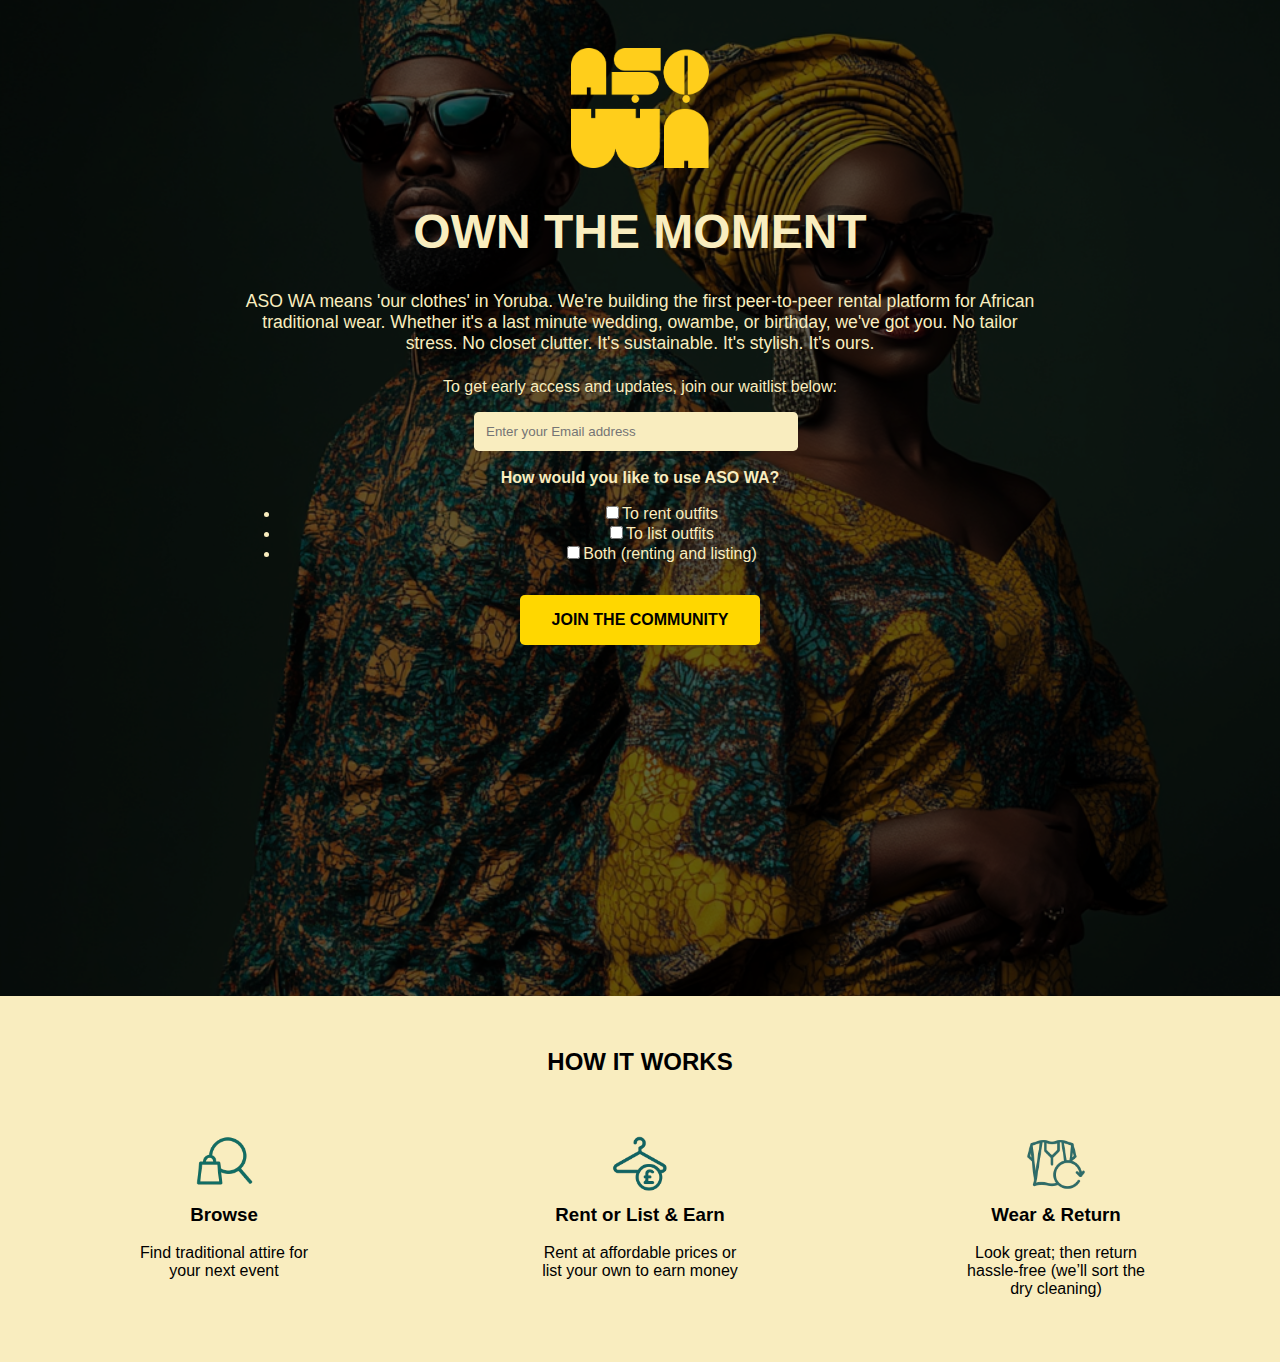
<file: index.html>
<!DOCTYPE html>
<html lang="en">

<head>
  <meta charset="UTF-8" />
  <meta name="viewport" content="width=device-width, initial-scale=1.0" />
  <link rel="stylesheet" href="style.css">
  <title>ASO WA</title>
</head>

<body>
  <div class="overlay">
    <div class="container">
      <div class="logo">
        <img src="Assets/logo.png">
      </div>
      <div class="content">
        <h1>OWN THE MOMENT</h1>
        <p class="description">
          ASO WA means 'our clothes' in Yoruba. We're building the first peer-to-peer rental platform for African
          traditional wear. Whether it's a last minute wedding, owambe, or birthday, we've got you. No tailor
          stress. No closet clutter. It's sustainable. It's stylish. It's ours.
        </p>
        <p>
          To get early access and updates, join our waitlist below:
        </p>
        <!-- <button class="cta-button">JOIN THE COMMUNITY</button><br /> -->
        <div id="mc_embed_shell">
          <div id="mc_embed_signup" class="signup-form">
            <form
              action="https://mailchi.us22.list-manage.com/subscribe/post?u=a7866fb3c49b1854dd955e144&amp;id=f3da136af9&amp;f_id=00c3cae1f0"
              method="post" id="mc-embedded-subscribe-form" name="mc-embedded-subscribe-form" class="validate"
              target="_blank">
              <div id="mc_embed_signup_scroll">
                <div class="mc-field-group">
                  <input type="email" name="EMAIL" class="required email, email-input"
                    id="mce-EMAIL" required="" value="" placeholder="Enter your Email address">
                </div>
                <br>
                <div class="mc-field-group input-group"><strong>How would you like to use ASO WA? </strong>
                  <br>
                    <ul class="info-bullet-points">
                      <li><input type="checkbox" name="group[279][1]" id="mce-group[279]-279-0" value=""><label
                          for="mce-group[279]-279-0">To rent outfits</label></li>
                      <li><input type="checkbox" name="group[279][2]" id="mce-group[279]-279-1" value=""><label
                          for="mce-group[279]-279-1">To list outfits</label></li>
                      <li><input type="checkbox" name="group[279][4]" id="mce-group[279]-279-2" value=""><label
                          for="mce-group[279]-279-2">Both (renting and listing)</label></li>
                    </ul>
                </div>
                <div id="mce-responses" class="clear foot">
                  <div class="response" id="mce-error-response" style="display: none;"></div>
                  <div class="response" id="mce-success-response" style="display: none;"></div>
                </div>
                <div aria-hidden="true" style="position: absolute; left: -5000px;">
                  /* real people should not fill this in and expect good things - do not remove this or risk form bot
                  signups */
                  <input type="text" name="b_a7866fb3c49b1854dd955e144_f3da136af9" tabindex="-1" value="">
                </div>
                <div class="optionalParent">
                  <div class="clear foot">
                    <input type="submit" name="subscribe" id="mc-embedded-subscribe" class="button, cta-button" value="JOIN THE COMMUNITY">
                  </div>
                </div>
              </div>
            </form>
          </div>
        </div>
      </div>
    </div>
  </div>

  <div class="how-it-works">
    <h2>HOW IT WORKS</h2>
    <div class="steps">
      <div class="step">
        <img src="Assets/magnifier.png" alt="Browse Icon" />
        <h3>Browse</h3>
        <p>Find traditional attire for your next event</p>
      </div>
      <div class="step">
        <img src="Assets/hanger.png" alt="Rent Icon" />
        <h3>Rent or List & Earn</h3>
        <p>Rent at affordable prices or list your own to earn money</p>
      </div>
      <div class="step">
        <img src="Assets/agbada.png" alt="Return Icon" />
        <h3>Wear & Return</h3>
        <p>Look great; then return hassle-free (we’ll sort the dry cleaning)</p>
      </div>
    </div>
  </div>
</body>
<script type="text/javascript" src="//s3.amazonaws.com/downloads.mailchimp.com/js/mc-validate.js">(function ($) {window.fnames = new Array(); window.ftypes = new Array(); fnames[0] = 'EMAIL'; ftypes[0] = 'email'; fnames[1] = 'FNAME'; ftypes[1] = 'text'; fnames[2] = 'LNAME'; ftypes[2] = 'text';}(jQuery)); var $mcj = jQuery.noConflict(true);</script>
</html>
</file>
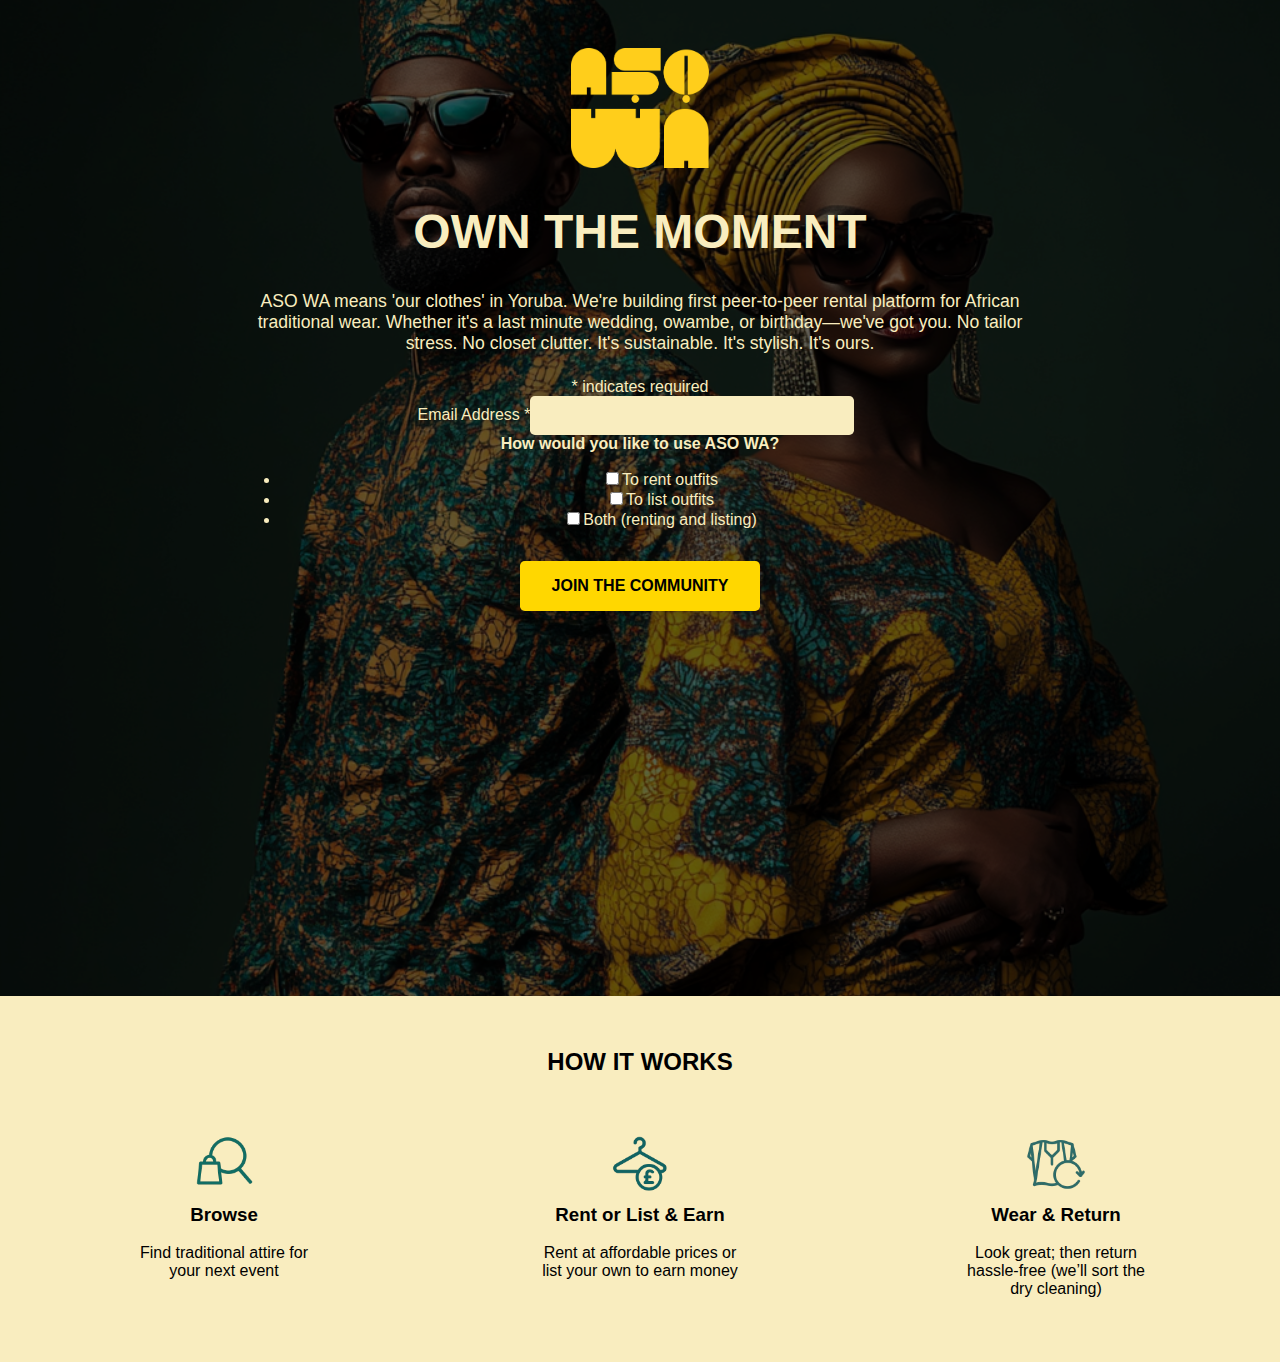
<file: landing.html>
<!DOCTYPE html>
<html lang="en">

<head>
  <meta charset="UTF-8" />
  <meta name="viewport" content="width=device-width, initial-scale=1.0" />
  <link rel="stylesheet" href="style.css">
  <title>ASO WA</title>
</head>

<body>
  <div class="overlay">
    <div class="container">
      <div class="logo">
        <img src="Assets/logo.png">
      </div>
      <div class="content">
        <h1>OWN THE MOMENT</h1>
        <p class="description">
          ASO WA means 'our clothes' in Yoruba. We're building first peer-to-peer rental platform for African
          traditional wear. Whether it's a last minute wedding, owambe, or birthday&mdash;we've got you. No tailor
          stress. No closet clutter. It's sustainable. It's stylish. It's ours.
        </p>
        <!-- <button class="cta-button">JOIN THE COMMUNITY</button><br /> -->
        <div id="mc_embed_shell">
          <link href="//cdn-images.mailchimp.com/embedcode/classic-061523.css" rel="stylesheet" type="text/css">
         
          <div id="mc_embed_signup">
            <form
              action="https://mailchi.us22.list-manage.com/subscribe/post?u=a7866fb3c49b1854dd955e144&amp;id=f3da136af9&amp;f_id=00c3cae1f0"
              method="post" id="mc-embedded-subscribe-form" name="mc-embedded-subscribe-form" class="validate"
              target="_blank">
              <div id="mc_embed_signup_scroll">
                <div class="indicates-required"><span class="asterisk">*</span> indicates required</div>
                <div class="mc-field-group"><label for="mce-EMAIL">Email Address <span
                      class="asterisk">*</span></label><input type="email" name="EMAIL" class="required email, email-input"
                    id="mce-EMAIL" required="" value="">
                </div>
                <div class="mc-field-group input-group"><strong>How would you like to use ASO WA? </strong>
                  <ul>
                    <li><input type="checkbox" name="group[279][1]" id="mce-group[279]-279-0" value=""><label
                        for="mce-group[279]-279-0">To rent outfits</label></li>
                    <li><input type="checkbox" name="group[279][2]" id="mce-group[279]-279-1" value=""><label
                        for="mce-group[279]-279-1">To list outfits</label></li>
                    <li><input type="checkbox" name="group[279][4]" id="mce-group[279]-279-2" value=""><label
                        for="mce-group[279]-279-2">Both (renting and listing)</label></li>
                  </ul>
                </div>
                <div id="mce-responses" class="clear foot">
                  <div class="response" id="mce-error-response" style="display: none;"></div>
                  <div class="response" id="mce-success-response" style="display: none;"></div>
                </div>
                <div aria-hidden="true" style="position: absolute; left: -5000px;">
                  /* real people should not fill this in and expect good things - do not remove this or risk form bot
                  signups */
                  <input type="text" name="b_a7866fb3c49b1854dd955e144_f3da136af9" tabindex="-1" value="">
                </div>
                <div class="optionalParent">
                  <div class="clear foot">
                    <input type="submit" name="subscribe" id="mc-embedded-subscribe" class="button, cta-button" value="JOIN THE COMMUNITY">
                    <!-- <p style="margin: 0px auto;"><a href="http://eepurl.com/iPe26g"
                        title="Mailchimp - email marketing made easy and fun"><span
                          style="display: inline-block; background-color: transparent; border-radius: 4px;"><img
                            class="refferal_badge"
                            src="https://digitalasset.intuit.com/render/content/dam/intuit/mc-fe/en_us/images/intuit-mc-rewards-text-dark.svg"
                            alt="Intuit Mailchimp"
                            style="width: 220px; height: 40px; display: flex; padding: 2px 0px; justify-content: center; align-items: center;"></span></a>
                    </p> -->
                  </div>
                </div>
              </div>
            </form>
          </div>
        </div>

        <!-- <input class="email-input" type="email" placeholder="Enter your email address" /> -->
      </div>
    </div>
  </div>

  <div class="how-it-works">
    <h2>HOW IT WORKS</h2>
    <div class="steps">
      <div class="step">
        <img src="Assets/magnifier.png" alt="Browse Icon" />
        <h3>Browse</h3>
        <p>Find traditional attire for your next event</p>
      </div>
      <div class="step">
        <img src="Assets/hanger.png" alt="Rent Icon" />
        <h3>Rent or List & Earn</h3>
        <p>Rent at affordable prices or list your own to earn money</p>
      </div>
      <div class="step">
        <img src="Assets/agbada.png" alt="Return Icon" />
        <h3>Wear & Return</h3>
        <p>Look great; then return hassle-free (we’ll sort the dry cleaning)</p>
      </div>
    </div>
  </div>
</body>
<script type="text/javascript" src="//s3.amazonaws.com/downloads.mailchimp.com/js/mc-validate.js">(function ($) {window.fnames = new Array(); window.ftypes = new Array(); fnames[0] = 'EMAIL'; ftypes[0] = 'email'; fnames[1] = 'FNAME'; ftypes[1] = 'text'; fnames[2] = 'LNAME'; ftypes[2] = 'text';}(jQuery)); var $mcj = jQuery.noConflict(true);</script>
</html>
</file>
<file: style.css>
body {
  margin: 0;
  font-family: Arial, sans-serif;
  color: #F9EDBF;
  background: url('Assets/desktop-bg.png')no-repeat center center fixed;
  -webkit-background-size: cover;
  -moz-background-size: cover;
  -o-background-size: cover;
  background-size: cover;
}

/* Default for Desktop
.background-img {
  background-image: url('Assets/desktop-bg.png');
  background-size: cover;
  background-position: center;
  background-repeat: no-repeat;
}

/* Tablet and below (e.g., iPads or smaller laptops) */
@media (max-width: 1024px) {
  .background-img {
    background-image: url('Assets/iphone-bg.png');
    margin: 0;
    font-family: Arial, sans-serif;
    color: #F9EDBF;
  }
}

/* Mobile (iPhone 13 / Android phones) */
@media (max-width: 768px) {
  .background-img {
    background-image: url('Assets/android-bg.png');
    margin: 0;
    font-family: Arial, sans-serif;
    color: #F9EDBF;
  }
}

.overlay {
  background-color: rgba(0, 0, 0, 0.6);
  padding: 3rem 1rem;
  min-height: 100vh;
}

.container {
  max-width: 800px;
  margin: auto;
  text-align: center;
}

/* .content {
  margin: 20%;
} */

img {
  height: 120px;
}

h1 {
  margin-top: 2rem;
  font-size: 3rem;
  font-weight: bold;
}

p.description {
  font-size: 1.1rem;
  margin: 1.5rem 0;
  color: #F9EDBF;
}
.mc_embed_signup {
  margin: 1.5rem 0;
}

.cta-button {
  background-color: #FFD700;
  color: #000;
  padding: 1rem 2rem;
  border: none;
  font-size: 1rem;
  cursor: pointer;
  margin: 1rem 0;
  border-radius: 0.3rem;
  font-weight: bold;
}

.email-input {
  padding: 0.75rem;
  width: 60%;
  max-width: 300px;
  border: none;
  border-radius: 0.3rem;
  margin-right: 0.5rem;
  background-color: #F9EDBF;
}

.how-it-works {
  background-color: #F9EDBF;
  color: #000;
  padding: 2rem 1rem;
}

.how-it-works h2 {
  text-align: center;
  margin-bottom: 2rem;
}

.steps {
  display: flex;
  justify-content: space-around;
  flex-wrap: wrap;
}

.step {
  max-width: 200px;
  text-align: center;
  margin: 1rem;
}

.step img {
  height: 81px;
  margin-bottom: -1.5rem;
}
</file>
